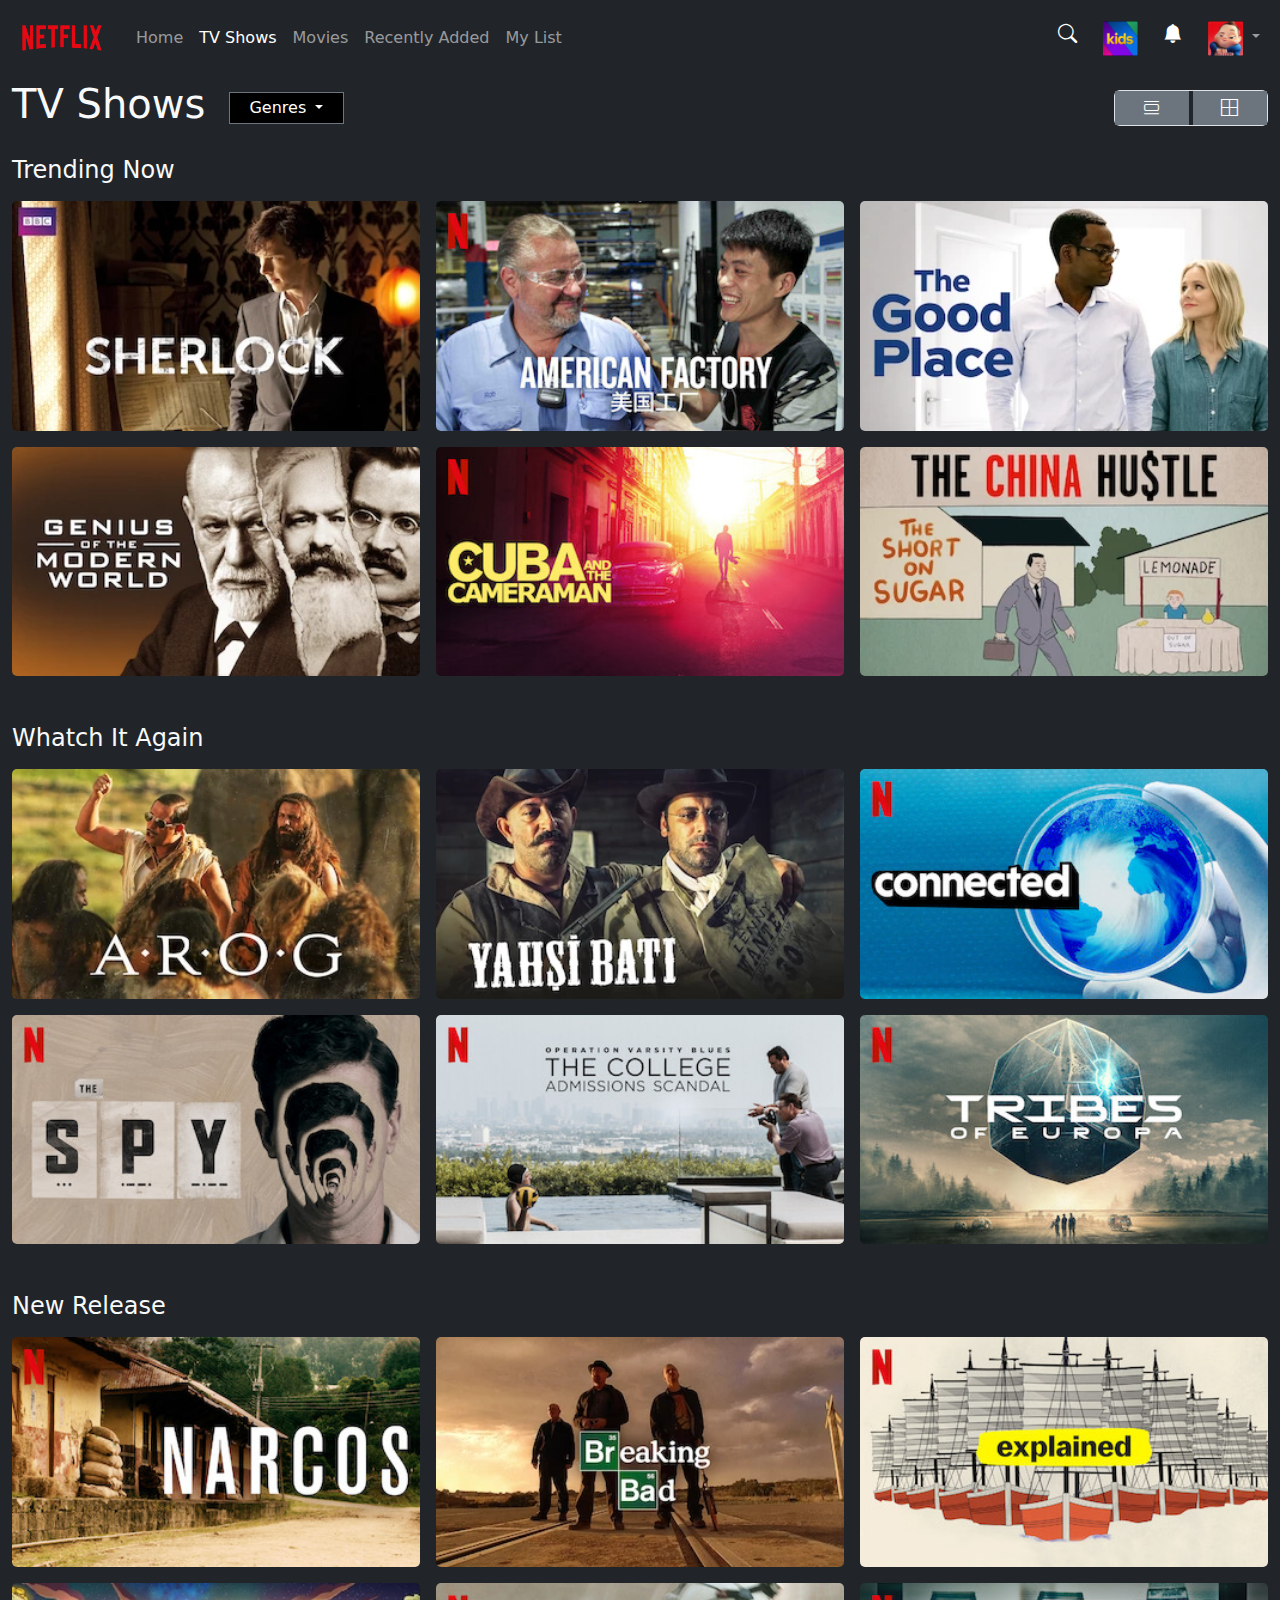
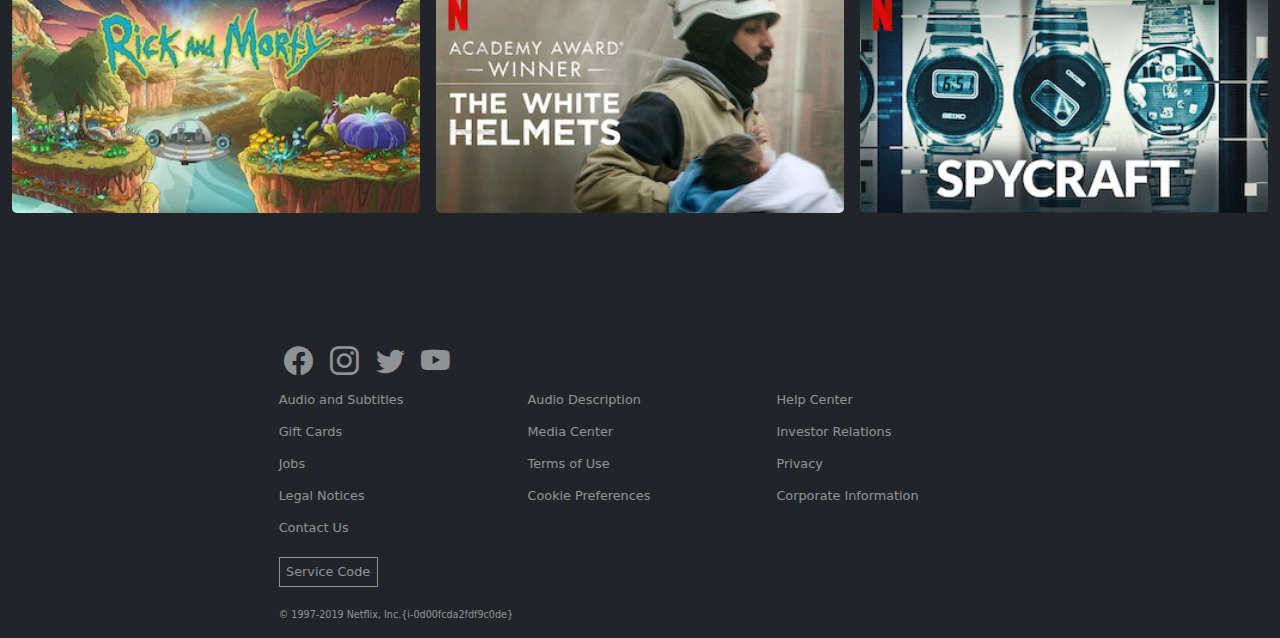
<file: index.html>
<!DOCTYPE html>
<html lang="en">
  <head>
    <meta charset="UTF-8" />
    <meta name="viewport" content="width=device-width, initial-scale=1.0" />
    <title>Document</title>
  </head>
  <body>
    <script>
      window.location.href = "HomePage.html";
    </script>
  </body>
</html>
</file>
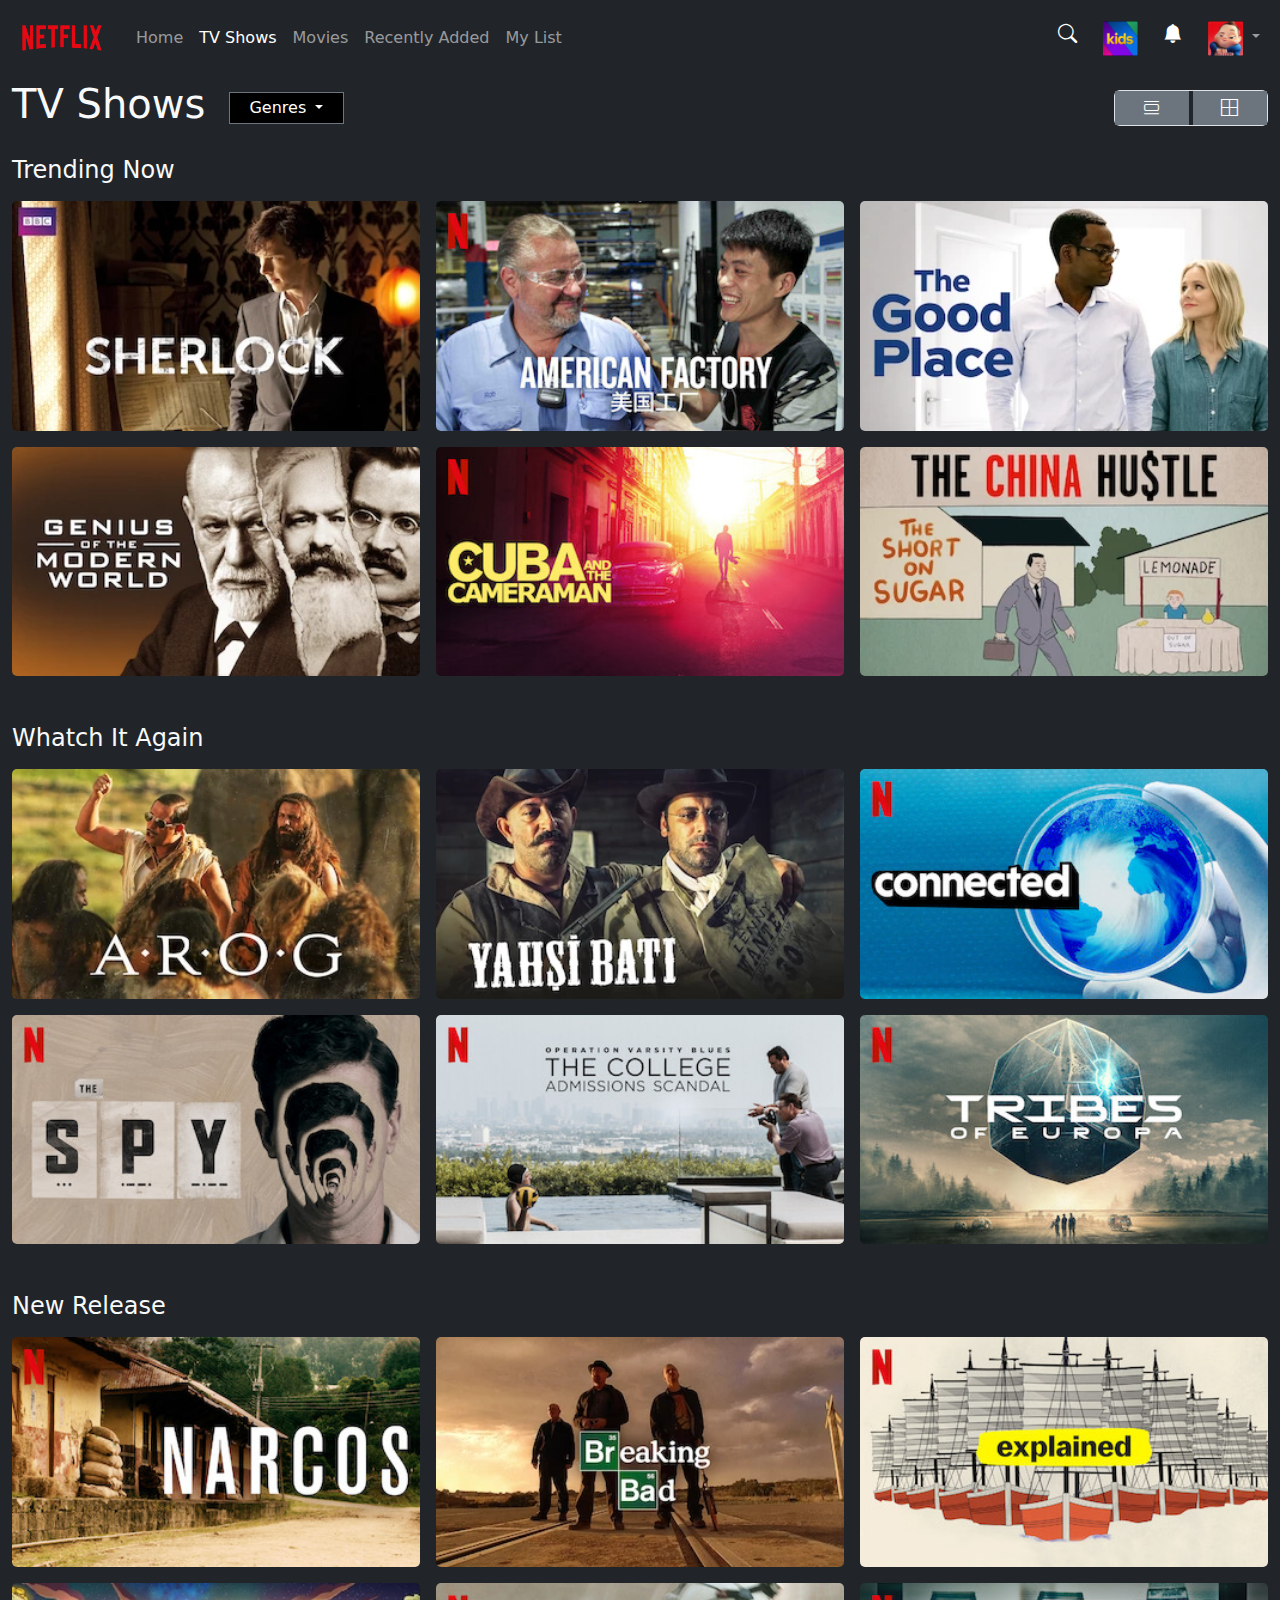
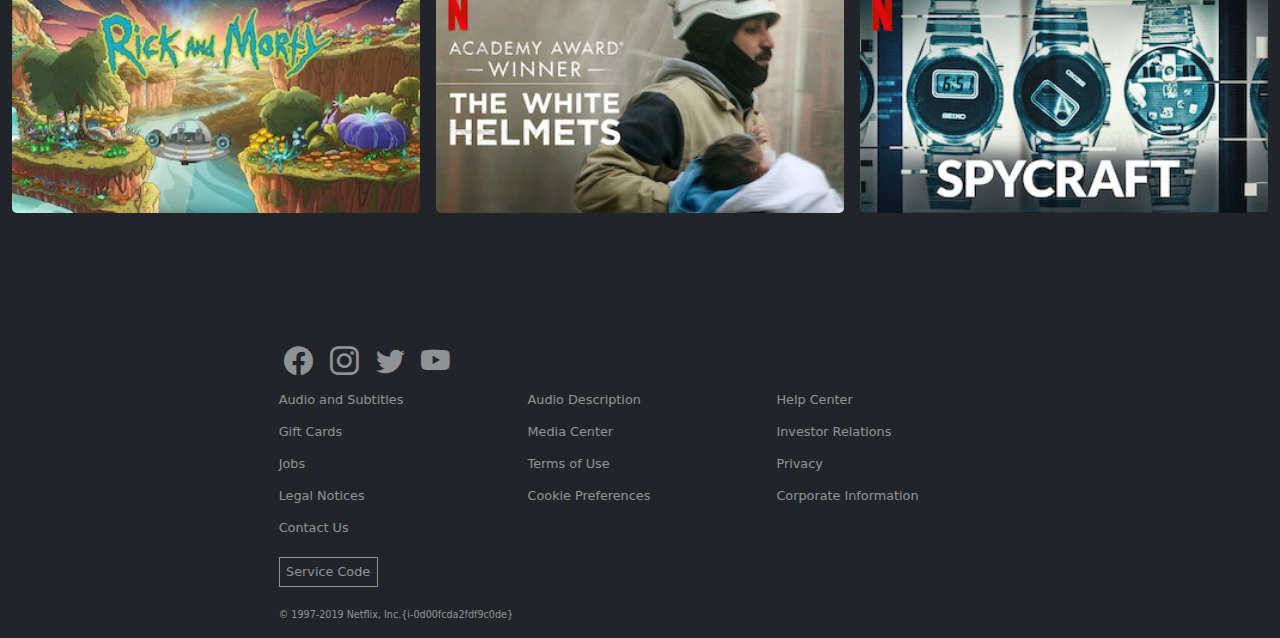
<file: HomePage.html>
<!DOCTYPE html>
<html lang="en">
  <head>
    <meta charset="UTF-8" />
    <meta name="viewport" content="width=device-width, initial-scale=1.0" />
    <link
      rel="stylesheet"
      href="https://cdn.jsdelivr.net/npm/bootstrap@5.3.3/dist/css/bootstrap.min.css"
      integrity="sha384-QWTKZyjpPEjISv5WaRU9OFeRpok6YctnYmDr5pNlyT2bRjXh0JMhjY6hW+ALEwIH"
      crossorigin="anonymous"
    />
    <link rel="stylesheet" href="/assets/HomePage.css" />
    <title>Home Page</title>
  </head>
  <body class="bg-dark">
    <header>
      <nav class="navbar navbar-expand-lg" data-bs-theme="dark">
        <div class="container-fluid">
          <a class="navbar-brand" href="HomePage.html">
            <img
              src="/assets/icon/netflix_logo.png"
              alt="netflix_logo"
              width="100"
              height="50"
            />
          </a>
          <button
            class="navbar-toggler"
            type="button"
            data-bs-toggle="collapse"
            data-bs-target="#navbarNavDropdown"
            aria-controls="navbarNavDropdown"
            aria-expanded="false"
            aria-label="Toggle navigation"
          >
            <span class="navbar-toggler-icon"></span>
          </button>
          <div class="collapse navbar-collapse" id="navbarNavDropdown">
            <ul class="navbar-nav">
              <li class="nav-item">
                <a class="nav-link" aria-current="page" href="#">Home</a>
              </li>
              <li class="nav-item">
                <a class="nav-link active" href="#">TV Shows</a>
              </li>
              <li class="nav-item">
                <a class="nav-link" href="#">Movies</a>
              </li>
              <li class="nav-item">
                <a class="nav-link" href="#">Recently Added</a>
              </li>
              <li class="nav-item">
                <a class="nav-link" href="#">My List</a>
              </li>
            </ul>
            <ul class="navbar-nav">
              <li class="nav-item">
                <a class="nav-link" href="#"><i class="bi bi-search"></i> </a>
              </li>
              <li class="nav-item">
                <a class="nav-link" href="#"
                  ><img
                    src="assets/icon/kids_icon.png"
                    alt="kids_icon"
                    width="35"
                    height="35"
                  />
                </a>
              </li>
              <li class="nav-item">
                <a class="nav-link" href="#"
                  ><i class="bi bi-bell-fill"></i>
                </a>
              </li>
              <li class="nav-item dropdown">
                <a
                  class="nav-link dropdown-toggle"
                  href="#"
                  role="button"
                  data-bs-toggle="dropdown"
                  aria-expanded="false"
                >
                  <img
                    src="assets/icon/avatar.png"
                    alt="avatar"
                    width="35"
                    height="35"
                  />
                </a>
                <ul class="dropdown-menu">
                  <li>
                    <a class="dropdown-item" href="ProfilePage.html">Profile</a>
                  </li>
                  <li><a class="dropdown-item" href="#">Setting</a></li>
                </ul>
              </li>
            </ul>
          </div>
        </div>
      </nav>
      <section class="d-flex py-1">
        <div class="container-fluid">
          <div class="d-flex align-items-center justify-content-between">
            <div class="d-flex align-items-center">
              <h1 class="text-light">TV Shows</h1>
              <button
                type="button"
                class="bg-black btn btn-outline-secondary dropdown-toggle ms-4 active"
                data-bs-toggle="dropdown"
                aria-expanded="false"
              >
                Genres
              </button>
              <ul class="dropdown-menu">
                <li>
                  <a class="dropdown-item" href="#">Action</a>
                </li>
                <li><a class="dropdown-item" href="#">Adventure</a></li>
                <li>
                  <a class="dropdown-item" href="#">Anime</a>
                </li>
                <li><a class="dropdown-item" href="#">Comedy</a></li>
                <li>
                  <a class="dropdown-item" href="#">Documentary</a>
                </li>
                <li><a class="dropdown-item" href="#">Fantasy</a></li>
              </ul>
            </div>
            <div class="btn-group border d-none d-sm-block">
              <a href="#" class="btn btn-secondary btn-sm"
                ><i class="bi bi-view-list"></i
              ></a>
              <a href="#" class="btn btn-secondary btn-sm"
                ><i class="bi bi-border-all"></i
              ></a>
            </div>
          </div>
        </div>
      </section>
    </header>

    <section class="row-film mt-3">
      <div class="container-fluid">
        <h4 class="text-light mb-3">Trending Now</h4>
        <div class="row g-4 g-md-3 g-xxl-2 mb-5">
          <div class="col-12 col-sm-6 col-md-4 col-xxl-2">
            <img src="assets/media/media0.webp" alt="Immagine 1" />
          </div>
          <div class="col-12 col-sm-6 col-md-4 col-xxl-2">
            <img src="assets/media/media1.jpg" alt="Immagine 2" />
          </div>
          <div class="col-12 col-sm-6 col-md-4 col-xxl-2">
            <img src="assets/media/media2.webp" alt="Immagine 3" />
          </div>
          <div class="col-12 col-sm-6 col-md-4 col-xxl-2">
            <img src="assets/media/media3.webp" alt="Immagine 4" />
          </div>
          <div class="col-12 col-sm-6 col-md-4 col-xxl-2">
            <img src="assets/media/media4.jpg" alt="Immagine 5" />
          </div>
          <div class="col-12 col-sm-6 col-md-4 col-xxl-2">
            <img src="assets/media/media5.webp" alt="Immagine 6" />
          </div>
        </div>
      </div>
      <div class="container-fluid">
        <h4 class="text-light mb-3">Whatch It Again</h4>
        <div class="row g-4 g-md-3 g-xxl-2 mb-5">
          <div class="col-12 col-sm-6 col-md-4 col-xxl-2">
            <img src="assets/media/media7.webp" alt="Immagine 1" />
          </div>
          <div class="col-12 col-sm-6 col-md-4 col-xxl-2">
            <img src="assets/media/media8.webp" alt="Immagine 2" />
          </div>
          <div class="col-12 col-sm-6 col-md-4 col-xxl-2">
            <img src="assets/media/media9.jpg" alt="Immagine 3" />
          </div>
          <div class="col-12 col-sm-6 col-md-4 col-xxl-2">
            <img src="assets/media/media10.jpg" alt="Immagine 4" />
          </div>
          <div class="col-12 col-sm-6 col-md-4 col-xxl-2">
            <img src="assets/media/media11.jpg" alt="Immagine 5" />
          </div>
          <div class="col-12 col-sm-6 col-md-4 col-xxl-2">
            <img src="assets/media/media12.jpg" alt="Immagine 6" />
          </div>
        </div>
      </div>
      <div class="container-fluid">
        <h4 class="text-light mb-3">New Release</h4>
        <div class="row g-4 g-md-3 g-xxl-2 mb-5">
          <div class="col-12 col-sm-6 col-md-4 col-xxl-2">
            <img src="assets/media/media13.jpg" alt="Immagine 1" />
          </div>
          <div class="col-12 col-sm-6 col-md-4 col-xxl-2">
            <img src="assets/media/media14.webp" alt="Immagine 2" />
          </div>
          <div class="col-12 col-sm-6 col-md-4 col-xxl-2">
            <img src="assets/media/media15.jpg" alt="Immagine 3" />
          </div>
          <div class="col-12 col-sm-6 col-md-4 col-xxl-2">
            <img src="assets/media/media16.webp" alt="Immagine 4" />
          </div>
          <div class="col-12 col-sm-6 col-md-4 col-xxl-2">
            <img src="assets/media/media17.jpg" alt="Immagine 5" />
          </div>
          <div class="col-12 col-sm-6 col-md-4 col-xxl-2">
            <img src="assets/media/media18.jpg" alt="Immagine 6" />
          </div>
        </div>
      </div>
    </section>

    <footer>
      <div class="container-fluid">
        <div class="row flex-column align-items-center">
          <div class="col-12 col-md-7">
            <i class="bi bi-facebook"></i>
            <i class="bi bi-instagram"></i>
            <i class="bi bi-twitter"></i>
            <i class="bi bi-youtube"></i>
          </div>
          <div class="col-12 col-md-7 mb-3">
            <div class="row">
              <div class="col-6 col-md-4 col-xxl-3 footer-text">
                Audio and Subtitles
              </div>
              <div class="col-6 col-md-4 col-xxl-3 footer-text">
                Audio Description
              </div>
              <div class="col-6 col-md-4 col-xxl-3 footer-text">
                Help Center
              </div>
              <div class="col-6 col-md-4 col-xxl-3 footer-text">Gift Cards</div>
              <div class="col-6 col-md-4 col-xxl-3 footer-text">
                Media Center
              </div>
              <div class="col-6 col-md-4 col-xxl-3 footer-text">
                Investor Relations
              </div>
              <div class="col-6 col-md-4 col-xxl-3 footer-text">Jobs</div>
              <div class="col-6 col-md-4 col-xxl-3 footer-text">
                Terms of Use
              </div>
              <div class="col-6 col-md-4 col-xxl-3 footer-text">Privacy</div>
              <div class="col-6 col-md-4 col-xxl-3 footer-text">
                Legal Notices
              </div>
              <div class="col-6 col-md-4 col-xxl-3 footer-text">
                Cookie Preferences
              </div>
              <div class="col-6 col-md-4 col-xxl-3 footer-text">
                Corporate Information
              </div>
              <div class="col-6 col-md-4 col-xxl-3 footer-text">Contact Us</div>
            </div>
          </div>
          <div class="col-12 col-md-7"><span>Service Code</span></div>
          <div class="col-12 col-md-7 mt-4">
            <p>© 1997-2019 Netflix, Inc.{i-0d00fcda2fdf9c0de}</p>
          </div>
        </div>
      </div>
    </footer>

    <script
      src="https://cdn.jsdelivr.net/npm/bootstrap@5.3.3/dist/js/bootstrap.bundle.min.js"
      integrity="sha384-YvpcrYf0tY3lHB60NNkmXc5s9fDVZLESaAA55NDzOxhy9GkcIdslK1eN7N6jIeHz"
      crossorigin="anonymous"
    ></script>
  </body>
</html>
</file>
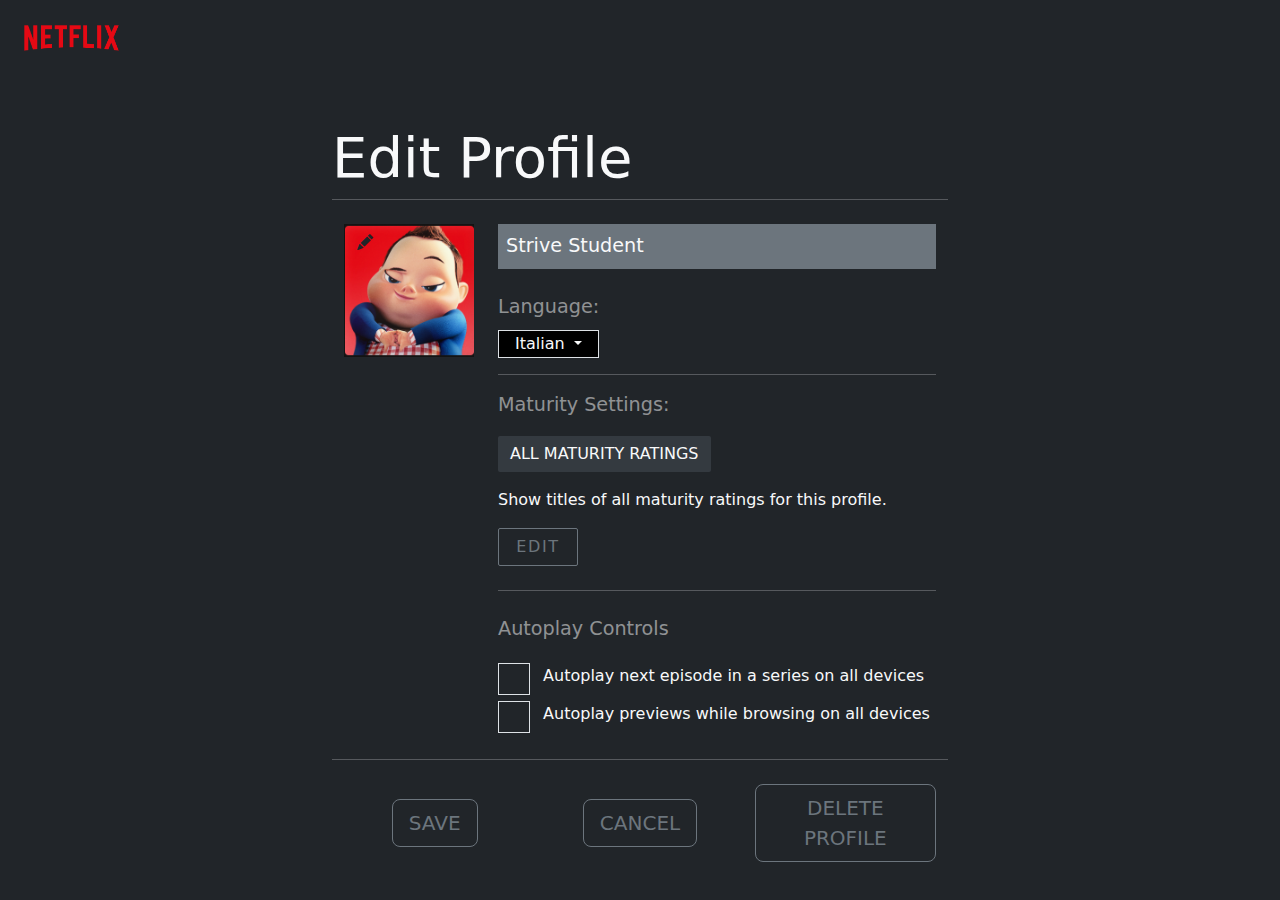
<file: ProfilePage.html>
<!DOCTYPE html>
<html lang="en">
  <head>
    <meta charset="UTF-8" />
    <meta name="viewport" content="width=device-width, initial-scale=1.0" />
    <link
      rel="stylesheet"
      href="https://cdn.jsdelivr.net/npm/bootstrap@5.3.3/dist/css/bootstrap.min.css"
      integrity="sha384-QWTKZyjpPEjISv5WaRU9OFeRpok6YctnYmDr5pNlyT2bRjXh0JMhjY6hW+ALEwIH"
      crossorigin="anonymous"
    />
    <link rel="stylesheet" href="/assets/ProfilePage.css" />
    <title>Profile Page</title>
  </head>
  <body class="bg-dark">
    <header>
      <nav class="navbar navbar-expand-lg" data-bs-theme="dark">
        <div class="container-fluid">
          <a class="navbar-brand" href="HomePage.html">
            <img
              src="/assets/icon/netflix_logo.png"
              alt="netflix_logo"
              width="100"
              height="50"
            />
          </a>
          <button
            class="navbar-toggler"
            type="button"
            data-bs-toggle="collapse"
            data-bs-target="#navbarNavDropdown"
            aria-controls="navbarNavDropdown"
            aria-expanded="false"
            aria-label="Toggle navigation"
          >
            <span class="navbar-toggler-icon"></span>
          </button>
        </div>
      </nav>
    </header>
    <section>
      <div class="container-fluid">
        <div class="row flex-column align-items-center">
          <div class="col-8 col-md-6 col-xxl-4">
            <h1 class="text-light mt-5">Edit Profile</h1>
            <hr class="text-light mt-0 mb-0" />
          </div>
          <div class="col-8 col-md-6 col-xxl-4">
            <div class="container-fluid">
              <div class="row">
                <div class="col-md-3 mt-4 position-relative">
                  <button type="button" class="btn position-absolute">
                    <i class="bi bi-pencil-fill"></i>
                  </button>
                  <img src="assets/icon/avatar.png" alt="avatar" />
                </div>
                <div class="col-md-9 mt-4">
                  <p class="bg-secondary text-light p-2">Strive Student</p>
                  <p class="mb-2 mt-4">Language:</p>
                  <button
                    type="button"
                    class="bg-black text-light border dropdown-toggle active px-3"
                    data-bs-toggle="dropdown"
                    aria-expanded="false"
                  >
                    Italian
                  </button>
                  <ul class="dropdown-menu">
                    <li>
                      <a class="dropdown-item" href="#">English</a>
                    </li>
                    <li><a class="dropdown-item" href="#">Spanish</a></li>
                  </ul>
                  <hr class="text-light mt-3 mb-3" />
                </div>
                <div class="col-md-3"></div>
                <div class="col-md-9">
                  <p>Maturity Settings:</p>
                  <p class="btn btn-secondary bg-costume text-light">
                    ALL MATURITY RATINGS
                  </p>
                  <p class="p-costume text-light">
                    Show titles of all maturity ratings for this profile.
                  </p>
                  <button
                    type="button"
                    class="btn btn-outline-secondary btn-costume"
                  >
                    EDIT
                  </button>
                  <hr class="text-light mt-4 mb-4" />
                </div>
                <div class="col-md-3"></div>
                <div class="col-md-9">
                  <p>Autoplay Controls</p>
                  <div class="form-check">
                    <input
                      class="form-check-input"
                      type="checkbox"
                      value=""
                      id="flexCheckDefault"
                    />
                    <label
                      class="form-check-label text-light"
                      for="flexCheckDefault"
                    >
                      Autoplay next episode in a series on all devices
                    </label>
                  </div>
                  <div class="form-check">
                    <input
                      class="form-check-input"
                      type="checkbox"
                      value=""
                      id="flexCheckDefault"
                    />
                    <label
                      class="form-check-label text-light"
                      for="flexCheckDefault"
                    >
                      Autoplay previews while browsing on all devices
                    </label>
                  </div>
                </div>
              </div>
            </div>
            <hr class="text-light mt-4 mb-4" />
          </div>
          <div class="col-8 col-md-6 col-xxl-4">
            <div class="container-fluid">
              <div class="row">
                <div
                  class="col-lg-4 col-sm-12 d-flex align-items-center justify-content-center mb-3"
                >
                  <button
                    type="button"
                    class="btn btn-outline-secondary btn-lg"
                  >
                    SAVE
                  </button>
                </div>
                <div
                  class="col-lg-4 col-sm-12 d-flex align-items-center justify-content-center mb-3"
                >
                  <button
                    type="button"
                    class="btn btn-outline-secondary btn-lg"
                  >
                    CANCEL
                  </button>
                </div>
                <div
                  class="col-lg-4 col-sm-12 d-flex align-items-center justify-content-center mb-3"
                >
                  <button
                    type="button"
                    class="btn btn-outline-secondary btn-lg"
                  >
                    DELETE PROFILE
                  </button>
                </div>
              </div>
            </div>
          </div>
        </div>
      </div>
    </section>

    <script
      src="https://cdn.jsdelivr.net/npm/bootstrap@5.3.3/dist/js/bootstrap.bundle.min.js"
      integrity="sha384-YvpcrYf0tY3lHB60NNkmXc5s9fDVZLESaAA55NDzOxhy9GkcIdslK1eN7N6jIeHz"
      crossorigin="anonymous"
    ></script>
  </body>
</html>
</file>
<file: assets/HomePage.css>
@import url("https://cdn.jsdelivr.net/npm/bootstrap-icons@1.3.0/font/bootstrap-icons.css");

.navbar-collapse {
  justify-content: space-between;
}

header {
  .navbar-collapse {
    justify-content: space-between;
  }
  .bi {
    vertical-align: middle;
    color: white;
    font-size: 1.2em;
    margin-inline: 0.5em;
  }
  .dropdown-menu {
    &[data-bs-popper] {
      top: 100%;
      left: -100px;
    }
  }
  .btn {
    --bs-btn-padding-x: 1.2rem;
    --bs-btn-padding-y: 0.2rem;
    border-radius: 0px;
  }
}

.row-film {
  img {
    width: 100%;
    border-radius: 5px;
    transition: all 0.5s ease;
    position: relative;
    z-index: 1;
    &:hover {
      scale: 1.2;
      box-shadow: 10px 10px 20px rgba(0, 0, 0, 1);
      z-index: 2;
    }
  }
}

footer {
  margin-top: 8em;
  .bi {
    font-size: 1.8em;
    margin-inline: 0.2em;
    color: rgba(255, 255, 255, 0.5);
  }
  .footer-text {
    color: rgba(255, 255, 255, 0.5);
    padding-block: 0.5em;
    font-size: 0.8em;
  }
  span {
    color: rgba(255, 255, 255, 0.5);
    font-size: 0.8em;
    border: 1px solid rgba(255, 255, 255, 0.5);
    padding: 0.5em;
  }
  p {
    font-size: 0.6em;
    color: rgba(255, 255, 255, 0.5);
  }
}
</file>
<file: assets/ProfilePage.css>
@import url("https://cdn.jsdelivr.net/npm/bootstrap-icons@1.3.0/font/bootstrap-icons.css");

h1 {
  font-size: 3.5em;
}

img {
  width: 100%;
}

section {
  color: rgba(255, 255, 255, 0.5);
  p {
    font-size: 1.2em;
  }
  .bg-costume {
    background-color: #343a40;
    border: none;
    border-radius: 2px;
  }
  .p-costume {
    font-size: 1em;
  }
  .btn-costume {
    width: 80px;
    border-radius: 2px;
    letter-spacing: 0.1em;
  }
  .form-check-input {
    width: 2em;
    height: 2em;
  }
  .form-check {
    .form-check-input {
      float: none;
      border-radius: 0px;
      background-color: rgba(var(--bs-dark-rgb), var(--bs-bg-opacity));
    }
  }
  .form-check-label {
    vertical-align: -webkit-baseline-middle;
    margin-left: 0.5em;
  }
}
</file>
